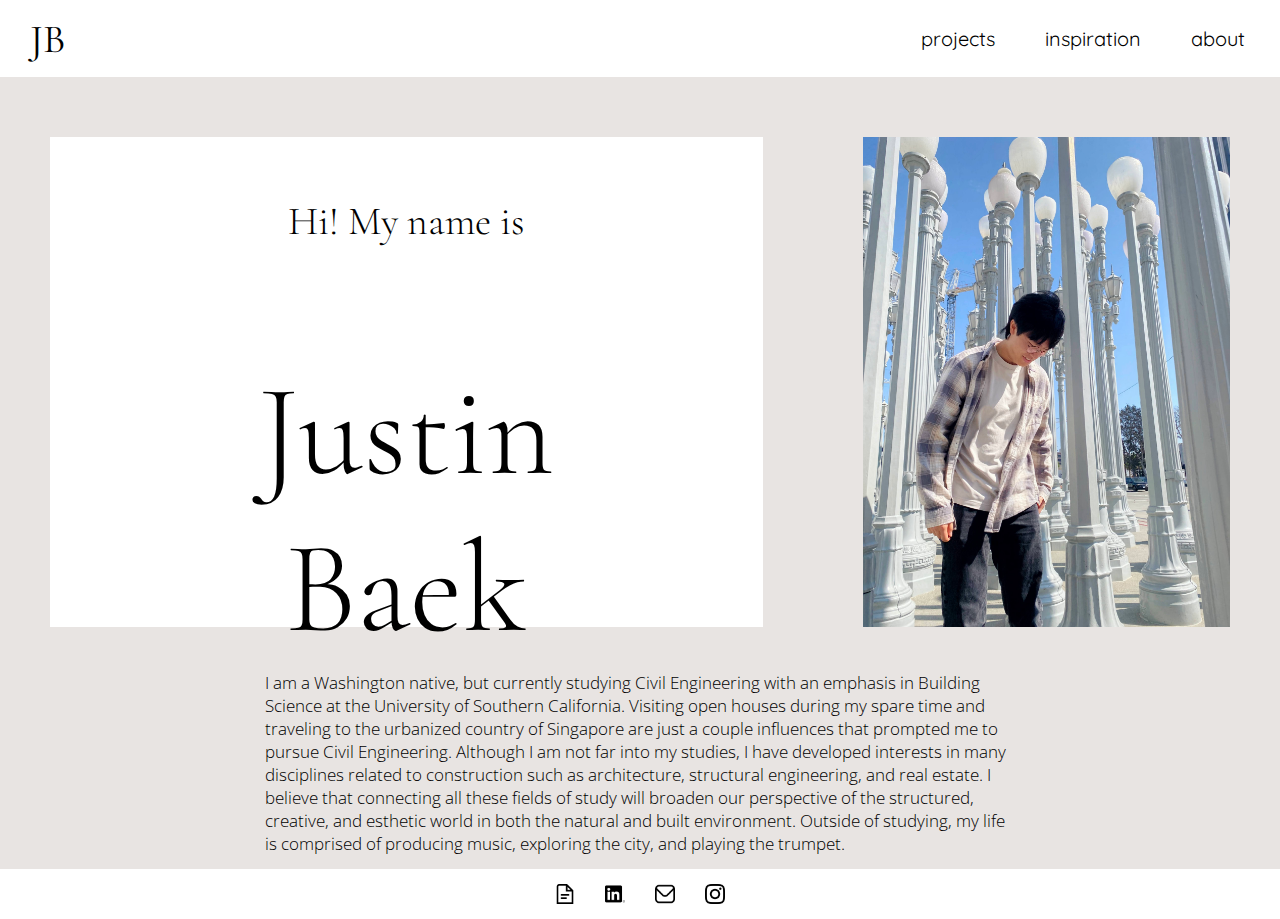
<file: about_page.html>
<!DOCTYPE html>
<html lang="en">
  <head>
  <meta charset="UTF-8">  
  <meta name="viewport" content="width=device-width, initial-scale=1.0">
  <link rel="stylesheet" href="portfolio_website-css.css">
  <link rel="preconnect" href="https://fonts.googleapis.com">
  <link rel="preconnect" href="https://fonts.gstatic.com" crossorigin>
  <link href="https://fonts.googleapis.com/css2?family=Cormorant+Garamond:wght@500&family=Open+Sans:wght@300&family=Quicksand:wght@300&display=swap" rel="stylesheet">
  <link rel="icon" type="image/x-icon" href="images/Website Logo.png">
  <title>About</title>
  </head>
  <body>
    <!-- Header -->
    <header>
      <div class="header_container">
        <div class="heading_container">
          <a href="index.html" class="heading">JB</a>
        </div>

        <nav class="nav">
          <ul class="nav_list">
            <li class="nav_item"><a href="projects.html" class='nav_link'>projects</a></li>
            <li class="nav_item"><a href="inspiration.html" class='nav_link'>inspiration</a></li>
            <li class="nav_item"><a href="about_page.html" class='nav_link'>about</a></li>
          </ul>
        </nav>
      </div>
    </header>

    <!-- About Page Content -->
    <div class="about_container">
      <div class="name_container">
        <h3 class="intro">Hi! My name is</h3>
        <h2 class="name">Justin Baek</h2>
      </div>

      <div class="about_photo">
        <img class="photo" src="images/justin_baek_photo.jpeg" alt="about_photo">
      </div>
    </div>

    <div class="about_text">
      <h2 class="about_body">
        I am a Washington native, but currently studying Civil Engineering with an
        emphasis in Building Science at the University of Southern California.
        Visiting open houses during my spare time and traveling to the urbanized
        country of Singapore are just a couple influences that prompted me to
        pursue Civil Engineering. Although I am not far into my studies, I
        have developed interests in many disciplines related to construction
        such as architecture, structural engineering, and real estate. I believe
        that connecting all these fields of study will broaden our perspective of
        the structured, creative, and esthetic world in both the natural and built
        environment. Outside of studying, my life is comprised of producing music,
        exploring the city, and playing the trumpet.
      </h2>
    </div>

    <div class="socials">
      <li class="nav_icon"><a href="https://docs.google.com/drawings/d/18UuavdvxJXrx0hgZqqCSkXNhCRCz0RpBdALu_yigWhM/edit?usp=sharing" target="_blank" class='nav_link'>
        <img class="icon" src="images/document.png" alt="resume"></a></li>
      <li class="nav_icon"><a href="https://www.linkedin.com/in/justin-baek-b40109203/" target="_blank" class='nav_link'>
        <img class="icon" src="images/linkedin.png" alt="linkedin"></a></li>
      <li class="nav_icon"><a href="mailto:jmbx512@gmail.com"  target="_blank"class='nav_link'>
        <img class="icon" src="images/envelope.png" alt="email"></a></li>
      <li class="nav_icon"><a href="https://www.instagram.com/justinbaekk/" target="_blank" class='nav_link'>
        <img class="icon" src="images/instagram.png" alt="instagram"></a></li>
    </div>
  </body>
</html>
</file>
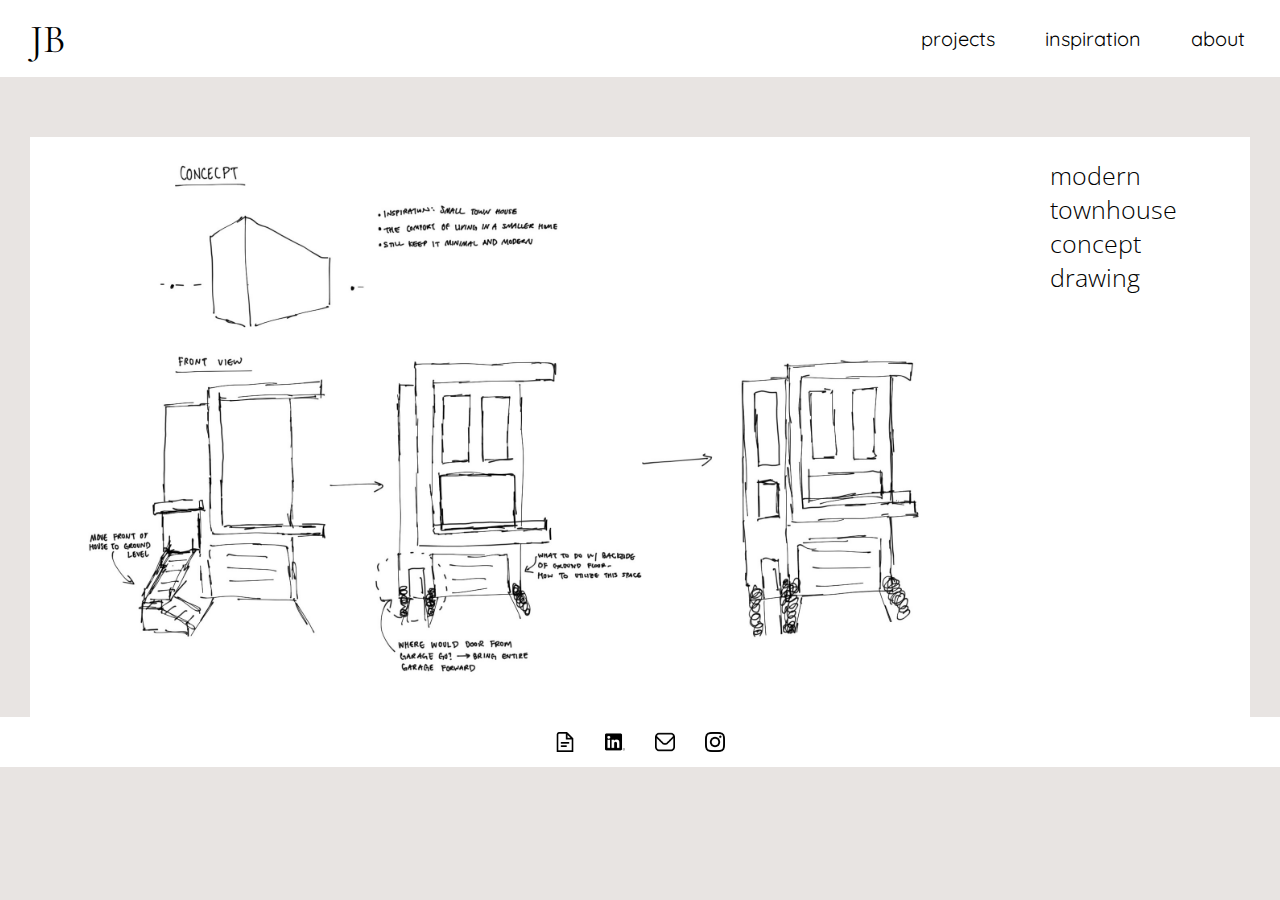
<file: concepts.html>
<!DOCTYPE html>
<html lang="en">
  <head>
  <meta charset="UTF-8">
  <meta name="viewport" content="width=device-width, initial-scale=1.0">
  <link rel="stylesheet" href="portfolio_website-css.css">
  <link rel="preconnect" href="https://fonts.googleapis.com">
  <link rel="preconnect" href="https://fonts.gstatic.com" crossorigin>
  <link href="https://fonts.googleapis.com/css2?family=Cormorant+Garamond:wght@500&family=Open+Sans:wght@300&family=Quicksand:wght@300&display=swap" rel="stylesheet">
  <link rel="icon" type="image/x-icon" href="images/Website Logo.png">
  <title>Concepts | Justin Baek Portfolio</title>
  </head>
  <body>
    <!-- Header -->
    <header>
      <div class="header_container">
        <div class="heading_container">
          <a href="index.html" class="heading">JB</a>
        </div>

      <div class="nav_container">
        <nav class="nav">
          <ul class="nav_list">
            <li class="nav_item"><a href="projects.html" class='nav_link'>projects</a></li>
            <li class="nav_item"><a href="inspiration.html" class='nav_link'>inspiration</a></li>
            <li class="nav_item"><a href="about_page.html" class='nav_link'>about</a></li>
          </ul>
        </nav>
      </div>
      </div>
    </header>

    <div class="concepts_container">
      <img class="modern_townhouse_photo" src="images/modern_townhouse.jpg" alt="modern_townhouse">
    <div class="concepts_heading_container">
      <h2 class="concepts_heading">modern townhouse concept drawing</h2>
    </div>
    </div>

    <div class="socials">
      <li class="nav_icon"><a href="https://docs.google.com/drawings/d/18UuavdvxJXrx0hgZqqCSkXNhCRCz0RpBdALu_yigWhM/edit?usp=sharing" target="_blank" class='nav_link'>
        <img class="icon" src="images/document.png" alt="resume"></a></li>
      <li class="nav_icon"><a href="https://www.linkedin.com/in/justin-baek-b40109203/" target="_blank" class='nav_link'>
        <img class="icon" src="images/linkedin.png" alt="linkedin"></a></li>
      <li class="nav_icon"><a href="mailto:jmbx512@gmail.com"  target="_blank"class='nav_link'>
        <img class="icon" src="images/envelope.png" alt="email"></a></li>
      <li class="nav_icon"><a href="https://www.instagram.com/justinbaekk/" target="_blank" class='nav_link'>
        <img class="icon" src="images/instagram.png" alt="instagram"></a></li>
    </div>
  </body>
  </html>
</file>
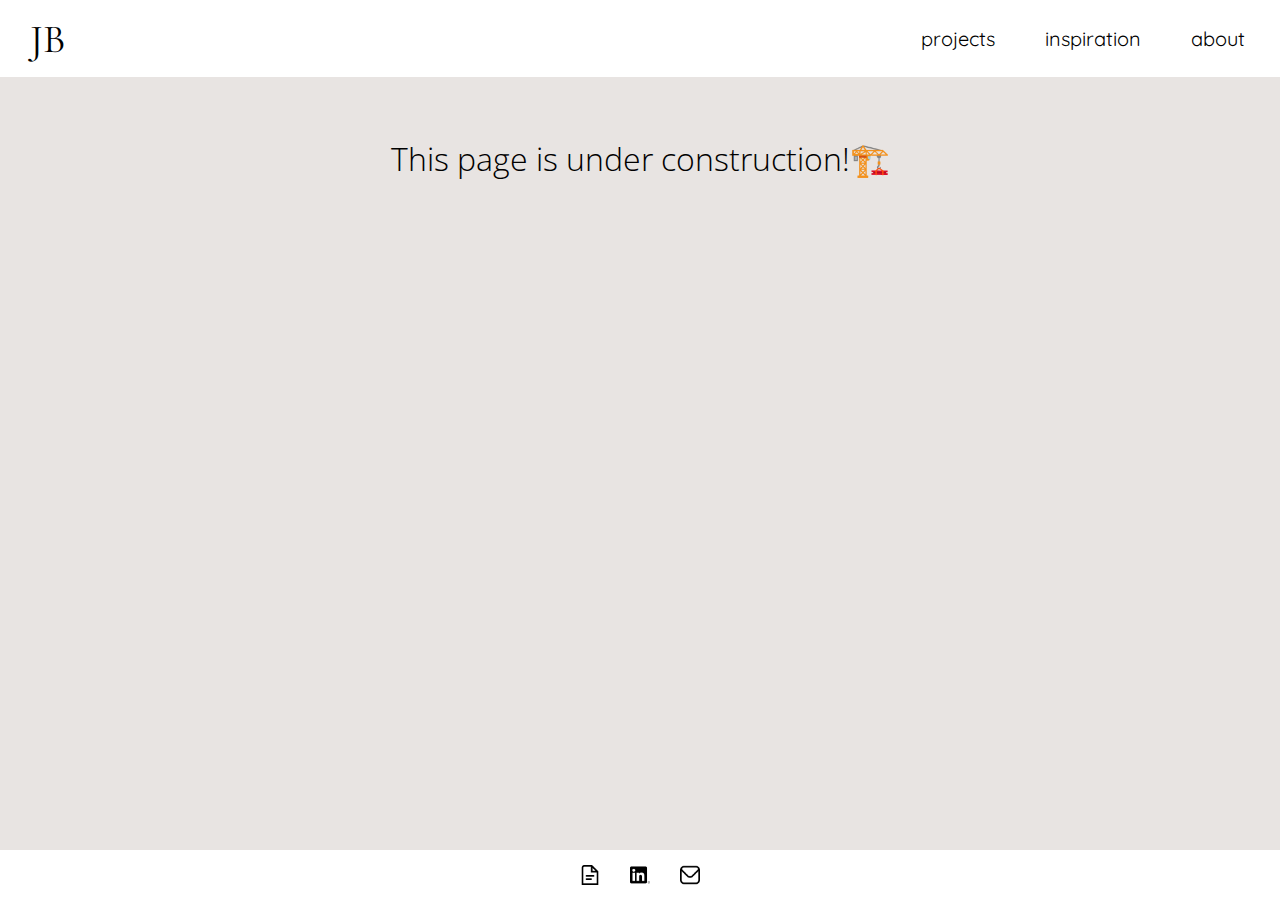
<file: construction.html>
<!DOCTYPE html>
<html lang="en">
  <head>
    <meta charset="UTF-8">
    <meta name="viewport" content="width=device-width, initial-scale=1.0">
    <link rel="stylesheet" href="portfolio_website-css.css">
    <link rel="preconnect" href="https://fonts.googleapis.com">
    <link rel="preconnect" href="https://fonts.gstatic.com" crossorigin>
    <link href="https://fonts.googleapis.com/css2?family=Cormorant+Garamond:wght@500&family=Open+Sans:wght@300&family=Quicksand:wght@300&display=swap" rel="stylesheet">
    <link rel="icon" type="image/x-icon" href="images/Website Logo.png">
    <title>🏗️ | Justin Baek Portfolio</title>
  </head>
  <body>
    <!-- Header -->
    <header>
      <div class="header_container">
        <div class="heading_container">
          <a href="index.html" class="heading">JB</a>
        </div>

      <div class="nav_container">
        <nav class="nav">
          <ul class="nav_list">
            <li class="nav_item"><a href="projects.html" class='nav_link'>projects</a></li>
            <li class="nav_item"><a href="inspiration.html" class='nav_link'>inspiration</a></li>
            <li class="nav_item"><a href="about_page.html" class='nav_link'>about</a></li>
          </ul>
        </nav>
      </div>
      </div>
    </header>

    <h1 class="construction">This page is under construction!🏗️</h1>

    <div class="socials_construction">
      <li class="nav_icon"><a href="https://docs.google.com/drawings/d/18UuavdvxJXrx0hgZqqCSkXNhCRCz0RpBdALu_yigWhM/edit?usp=sharing" target="_blank" class='nav_link'>
        <img class="icon" src="images/document.png" alt="resume"></a></li>
      <li class="nav_icon"><a href="https://www.linkedin.com/in/justin-baek-b40109203/" target="_blank" class='nav_link'>
        <img class="icon" src="images/linkedin.png" alt="linkedin"></a></li>
      <li class="nav_icon"><a href="mailto:jmbx512@gmail.com"  target="_blank"class='nav_link'>
        <img class="icon" src="images/envelope.png" alt="email"></a></li>
    </div>
  </body>
  </html>
</file>
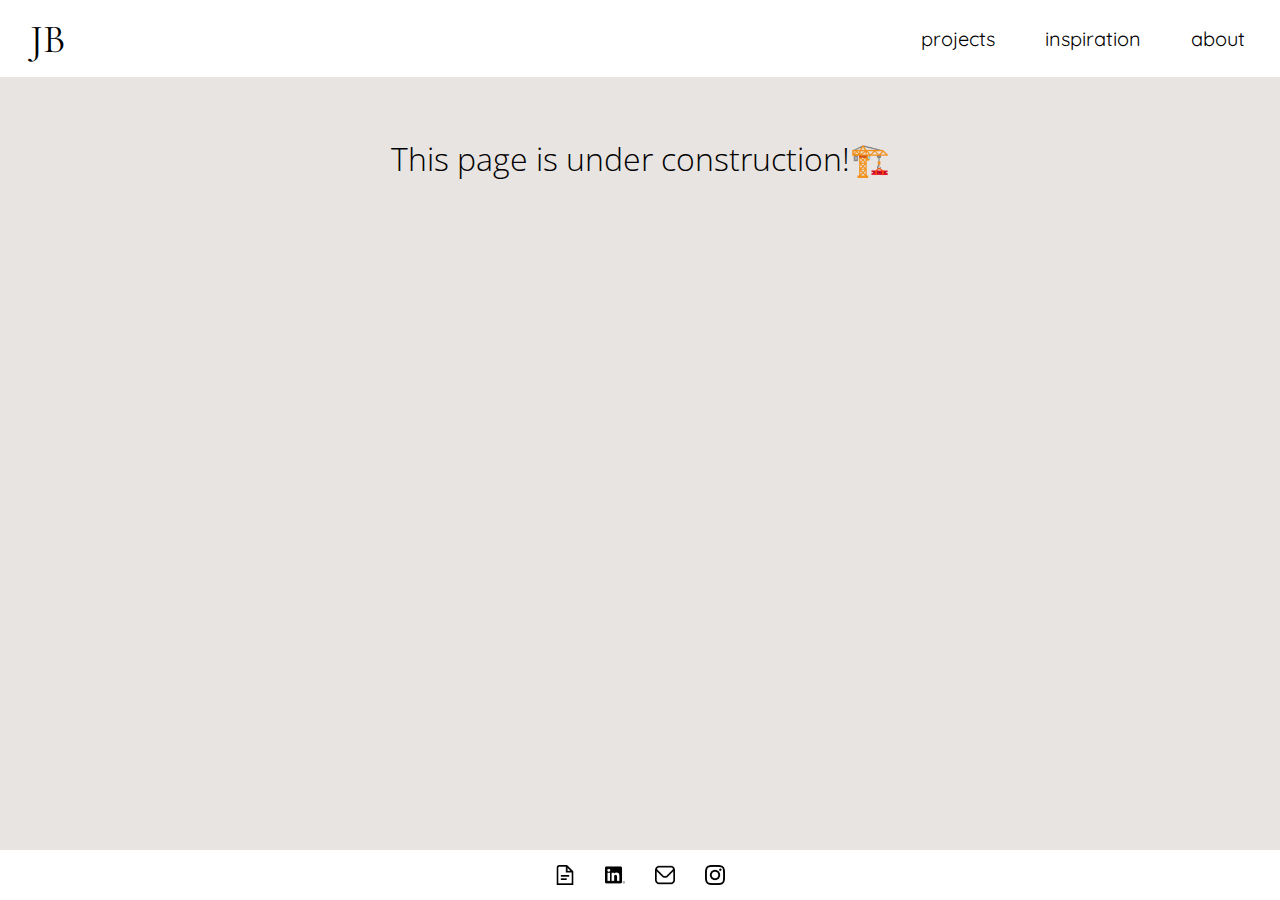
<file: modern_house.html>
<!DOCTYPE html>
<html lang="en">
  <head>
    <meta charset="UTF-8">
    <meta name="viewport" content="width=device-width, initial-scale=1.0">
    <link rel="stylesheet" href="portfolio_website-css.css">
    <link rel="preconnect" href="https://fonts.googleapis.com">
    <link rel="preconnect" href="https://fonts.gstatic.com" crossorigin>
    <link href="https://fonts.googleapis.com/css2?family=Cormorant+Garamond:wght@500&family=Open+Sans:wght@300&family=Quicksand:wght@300&display=swap" rel="stylesheet">
    <title>Modern House</title>
  </head>
  <body>
    <!-- Header -->
    <header>
      <div class="header_container">
        <div class="heading_container">
          <a href="index.html" class="heading">JB</a>
        </div>

      <div class="nav_container">
        <nav class="nav">
          <ul class="nav_list">
            <li class="nav_item"><a href="projects.html" class='nav_link'>projects</a></li>
            <li class="nav_item"><a href="inspiration.html" class='nav_link'>inspiration</a></li>
            <li class="nav_item"><a href="about_page.html" class='nav_link'>about</a></li>
          </ul>
        </nav>
      </div>
      </div>
    </header>

    <h1 class="construction">This page is under construction!🏗️</h1>

    <div class="socials_construction">
      <li class="nav_icon"><a href="https://docs.google.com/drawings/d/18UuavdvxJXrx0hgZqqCSkXNhCRCz0RpBdALu_yigWhM/edit?usp=sharing" target="_blank" class='nav_link'>
        <img class="icon" src="images/document.png" alt="resume"></a></li>
      <li class="nav_icon"><a href="https://www.linkedin.com/in/justin-baek-b40109203/" target="_blank" class='nav_link'>
        <img class="icon" src="images/linkedin.png" alt="linkedin"></a></li>
      <li class="nav_icon"><a href="mailto:jmbx512@gmail.com"  target="_blank"class='nav_link'>
        <img class="icon" src="images/envelope.png" alt="email"></a></li>
      <li class="nav_icon"><a href="https://www.instagram.com/justinbaekk/" target="_blank" class='nav_link'>
        <img class="icon" src="images/instagram.png" alt="instagram"></a></li>
    </div>
  </body>
  </html>
</file>
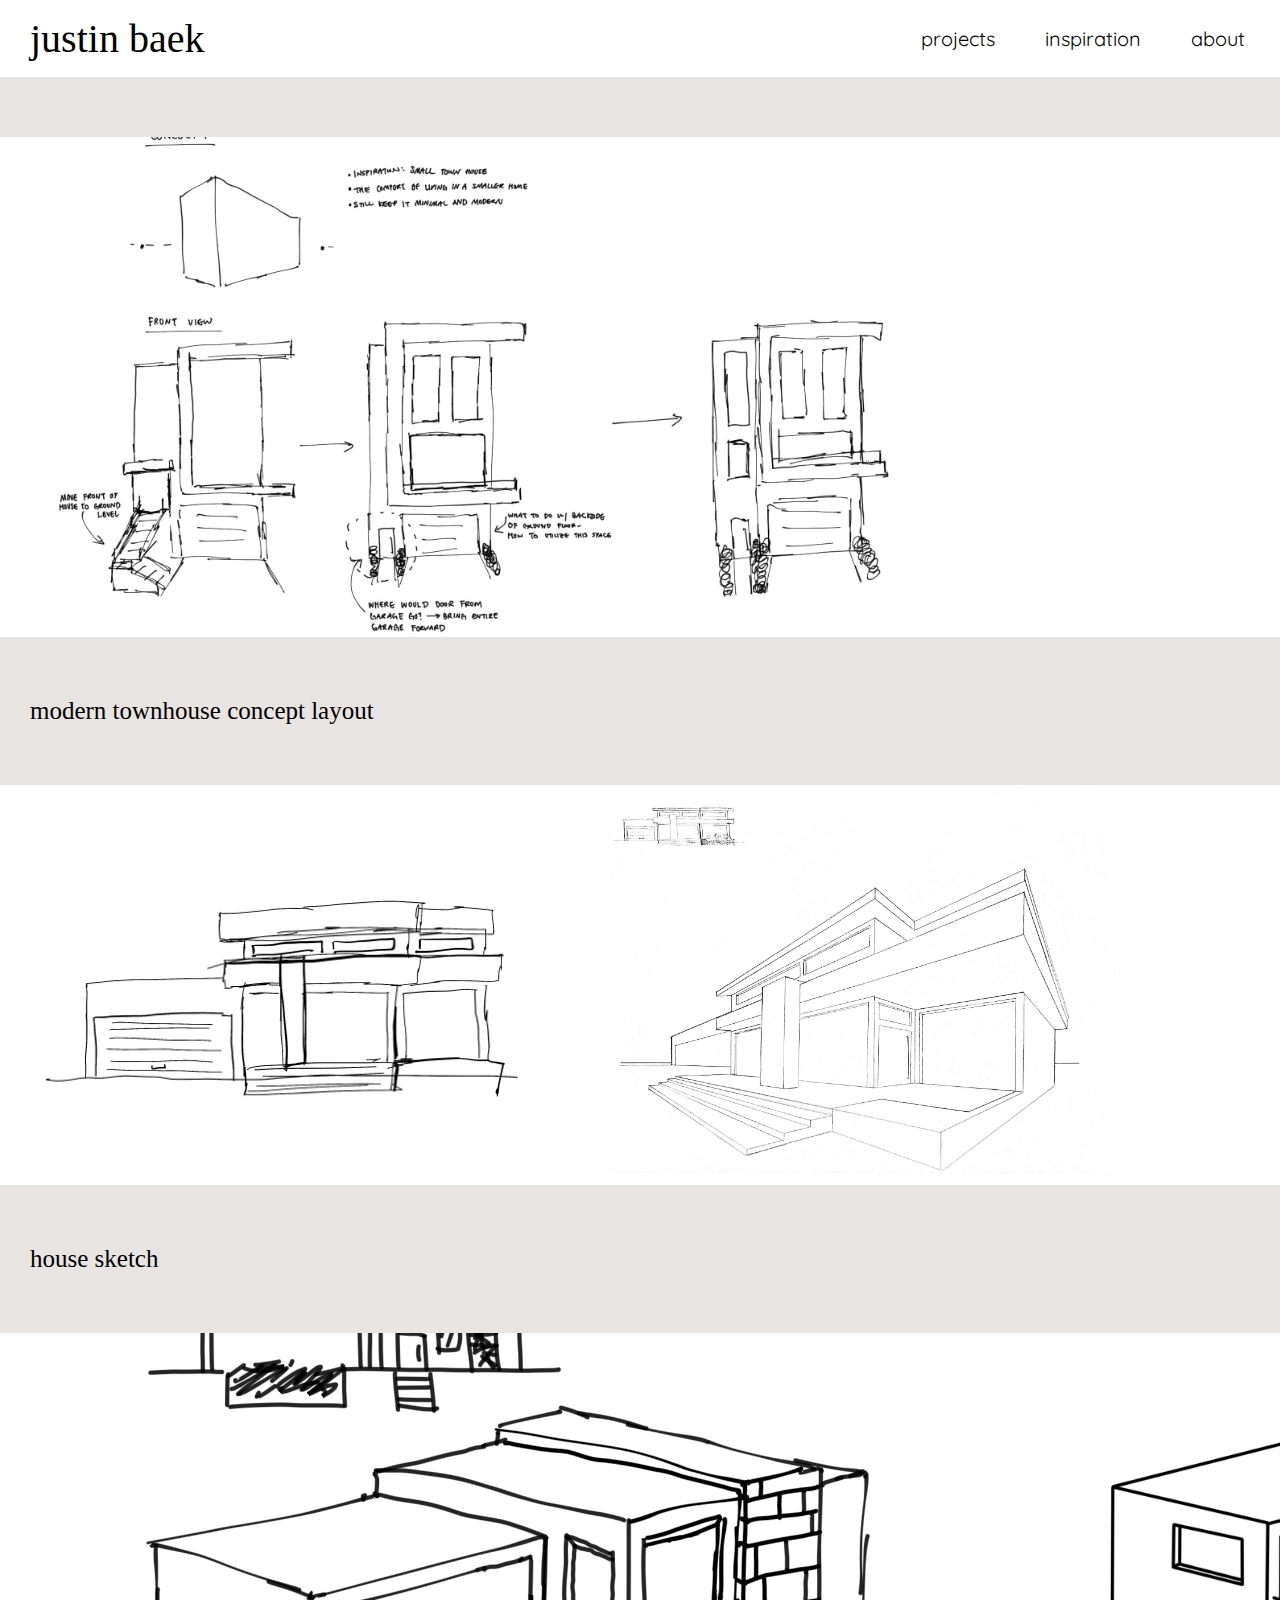
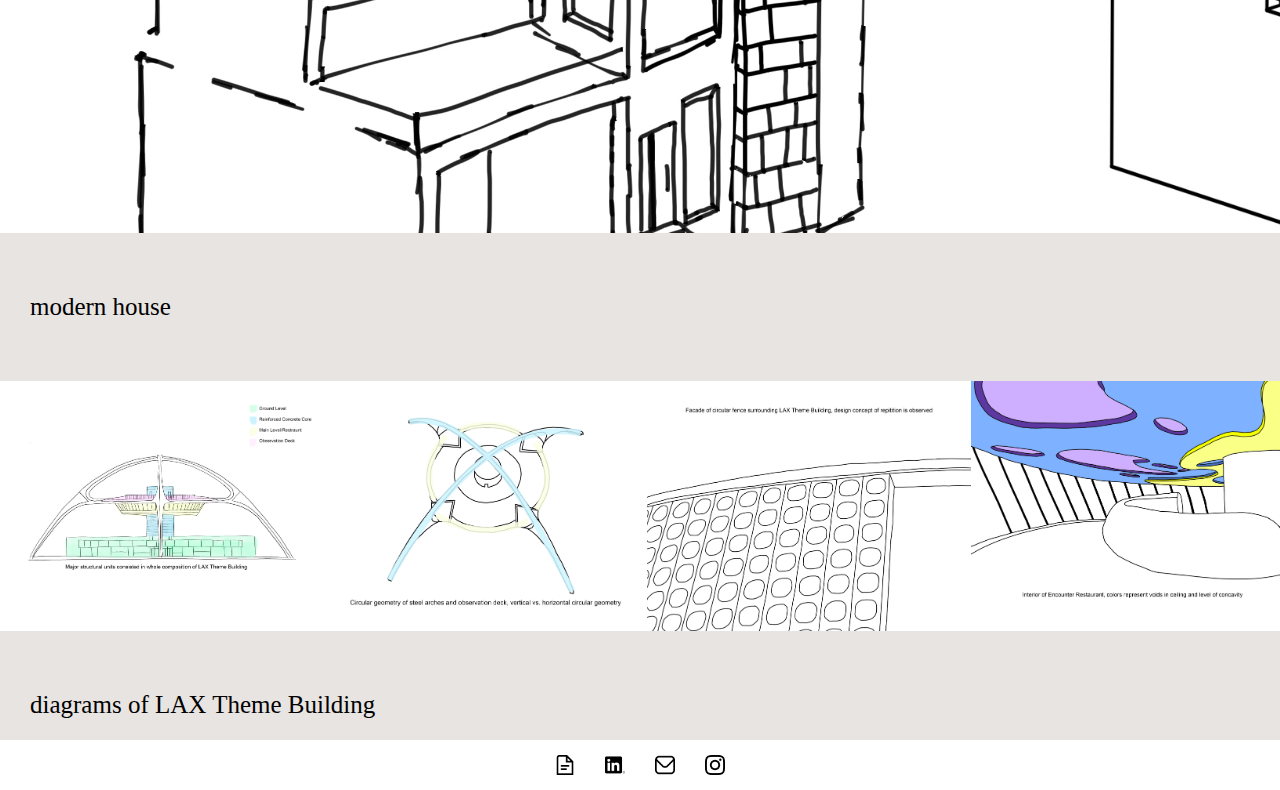
<file: projects.html>
<!DOCTYPE html>
<html lang="en">
<head>
  <meta charset="UTF-8">
  <meta name="viewport" content="width=device-width, initial-scale=1.0">
  <link rel="stylesheet" href="portfolio_website-css.css">
  <link rel="preconnect" href="https://fonts.googleapis.com">
  <link rel="preconnect" href="https://fonts.gstatic.com" crossorigin>
  <link href="https://fonts.googleapis.com/css2?family=Open+Sans:wght@300&family=Quicksand:wght@300&display=swap" rel="stylesheet">
    <title>Projects - Justin Baek Portfolio Website</title>
  </head>
  <body>
    <!-- Header -->
    <header>
      <div class="header_container">
        <div class="heading_container">
          <a href="index.html" class="heading">justin baek</a>
        </div>

      <div class="nav_container">
        <nav class="nav">
          <ul class="nav_list">
            <li class="nav_item"><a href="projects.html" class='nav_link'>projects</a></li>
            <li class="nav_item"><a href="inspiration.html" class='nav_link'>inspiration</a></li>
            <li class="nav_item"><a href="about_page.html" class='nav_link'>about</a></li>
          </ul>
        </nav>
      </div>
      </div>
    </header>

    <div class="projects_container">
      <img class="modern_townhouse_photo" src="images/modern_townhouse.jpg" alt="modern_townhouse">
    </div>
    <div class="projects_heading_container">
      <h2 class="projects_heading">
        modern townhouse concept layout
      </h2>
    </div>

    <div class="projects_container">
      <img class="house_sketch_photos" src="images/house2.jpg" alt="house_draft">
      <img class="house_sketch_photos" src="images/house2_drawing.jpg" alt="house_drawing">
    </div>
    <div class="projects_heading_container">
      <h2 class="projects_heading">
        house sketch
      </h2>
    </div>

    <div class="projects_container">
      <img class="modern_house_photos" src="images/modern_house_sketch.jpg" alt="modern_house_sketch">
      <img class="modern_house_photos" src="images/modern_house_drawing.jpg" alt="modern_house_drawing">
      <img class="modern_house_photos" src="images/modern_house_floorplan.jpg" alt="modern_house_floorplan">
    </div>
    <div class="projects_heading_container">
      <h2 class="projects_heading">
        modern house
      </h2>
    </div>

    <div class="projects_container">
      <img class="diagram_photos" src="images/diagram_1.jpg" alt="diagram_1">
      <img class="diagram_photos" src="images/diagram_2.jpg" alt="diagram_2">
      <img class="diagram_photos" src="images/diagram_3.jpg" alt="diagram_3">
      <img class="diagram_photos" src="images/diagram_4.jpg" alt="diagram_4">
      <img class="diagram_photos" src="images/diagram_5.jpg" alt="diagram_5">
      <img class="diagram_photos" src="images/diagram_6.jpg" alt="diagram_6">
    </div>
    <div class="projects_heading_container">
      <h2 class="projects_heading">
        diagrams of LAX Theme Building
      </h2>
    </div>

    <div class="socials">
      <li class="nav_icon"><a href="https://docs.google.com/drawings/d/18UuavdvxJXrx0hgZqqCSkXNhCRCz0RpBdALu_yigWhM/edit?usp=sharing" target="_blank" class='nav_link'>
        <img class="icon" src="images/document.png" alt="resume"></a></li>
      <li class="nav_icon"><a href="https://www.linkedin.com/in/justin-baek-b40109203/" target="_blank" class='nav_link'>
        <img class="icon" src="images/linkedin.png" alt="linkedin"></a></li>
      <li class="nav_icon"><a href="mailto:jmbx512@gmail.com"  target="_blank"class='nav_link'>
        <img class="icon" src="images/envelope.png" alt="email"></a></li>
      <li class="nav_icon"><a href="https://www.instagram.com/justinbaekk/" target="_blank" class='nav_link'>
        <img class="icon" src="images/instagram.png" alt="instagram"></a></li>
    </div>
  </body>
</html>
</file>
<file: portfolio_website-css.css>
body {
  background-color: #E8E4E2;
  margin: 0;
}

a {
  color: black;
  text-decoration: none;
}

a:visited {
  color: black;
}

.home_body {
  text-align: center;
  padding-top: 200px;
  display: flex;
  justify-content: center;
}

.logo_container {
  float: left;
  max-height: 200px;
  line-height: 240px;
  padding: 20px 0;
  justify-content: center;
}

.right_content {
  float: left;
  max-height: 200px;
  padding: 20px 20px;
}

.socials_home {
  clear: left;
  display: flex;
  justify-content: center;
  padding: 20px 0;
}

.home_heading {
  font-family: 'Cormorant Garamond', serif;
  color: black;
  text-decoration: none;
  font-size: 160px;
}

.home_nav {
  text-align: center;
  font-family: 'Quicksand', sans-serif;
  color: black;
}

.home_nav_list {
  display: inline-block;
  list-style: none;
}

.home_nav_item {
  display: flex;
  font-size: 30px;
  margin-top: 25px;
}

/* Header */
.header_container {
  display: flex;
  align-items: center;
  justify-content: space-between;
  background-color: white;
}

.heading_container {
  float: left;
}

.heading {
  font-family: 'Cormorant Garamond', serif;
  color: black;
  text-decoration: none;
  font-size: 40px;
  padding: 30px;
}

.nav {
  display: flex;
  font-family: 'Quicksand', sans-serif;
  color: black;
}

.nav_list {
  list-style: none;
  display: flex;
  float: right;
  padding: 10px;
}

.nav_item {
  font-size: 20px;
  width: auto;
  margin: 0 25px;
}

.socials {
  display: flex;
  justify-content: center;
  background-color: white;
}

.socials_construction {
  display: flex;
  justify-content: center;
  position: absolute;
  bottom: 0;
  width: 100%;
  background-color: white;
}

.nav_icon {
  list-style: none;
}

.icon {
  width: 20px;
  height: 20px;
  padding: 15px;
}

.nav_link {
  display: flex;
}

.nav_link:hover {
  color: #745B53;
}

.nav_icon_container {
  display: flex;
  justify-content: center;
  margin-top: 20px;
}

.projects_container {
  display: flex;
  max-width: 1300px;
  max-height: 500px;
  justify-content: flex-start;
  overflow: hidden;
  margin: 60px auto;
  background-color: white;
}

.projects_heading {
  font-family: 'Cormorant Garamond', serif;
  color: black;
  font-weight: 100;
  font-size: 25px;
  margin-left: 30px;
}

.projects_description {
  font-family: 'Open Sans', sans-serif;
  color: black;
  font-weight: 100;
  font-size: 15px;
  margin-left: 30px;
}

.modern_townhouse_photo {
  max-width: 950px;
  object-fit: cover;
}

.house_sketch_photos {
  max-height: 400px;
}

.modern_house_photos {
  max-width: 950px;
  object-fit: cover;
}

.paper_tower_photos {
  max-width: 950px;
  object-position: 0 -350px;
  object-fit: contain;
}

.diagram_photos {
  max-height: 250px;
}

.concepts_container {
  display: flex;
  max-width: 100%;
  justify-content: flex-start;
  margin-top: 60px;
  margin-right: 30px;
  margin-left: 30px;
  background-color: white;
}

.concepts_heading_container {
  margin-right: 30px;
  margin-left: 30px;
  background-color: white;
}

.concepts_heading {
  font-family: 'Open Sans', sans-serif;
  color: black;
  font-weight: 100;
  font-size: 25px;
  margin-left: 40px;
}

.construction {
  font-family: 'Open Sans', sans-serif;
  text-align: center;
  position: relative;
  font-weight: 100;
  margin-top: 60px;
  margin-bottom: 100px;
}

/* Inspiration Caption */
.inspiration_container {
  display: flex;
  max-width: 100%;
  margin-top: 50px;
  justify-content: center;
}

.inspiration_caption {
  font-family: 'Open Sans', sans-serif;
  color: black;
  font-weight: 100;
  font-size: 20px;
  text-align: center;
}

.inspiration_heading {
  font-family: 'Open Sans', sans-serif;
  color: black;
  font-weight: 100;
  font-size: 30px;
  margin-left: 60px;
}

.inspiration_description {
  font-family: 'Open Sans', sans-serif;
  color: black;
  font-weight: 100;
  font-size: 16px;
  margin-left: 60px;
}

/* Structural Complexity */
.structural_complexity_photos {
  max-height: 300px;
  margin: 0 2px;
}

/* Residential */
.residential_photos {
  max-height: 300px;
  margin: 0 2px;
}

/* Design Choice */
.design_choice_photos {
  width: 275px;
  margin: 0 2px;
}

/* Singapore */
.singapore_photos {
  max-height: 280px;
  margin: 0 2px;
}

/* New York */
.new_york_photos {
  width: 275px;
  margin: 0 2px;
}

/* About Page CSS */
.about_container {
  display: flex;
  justify-content: center;
}

.name_container {
  float: left;
  background-color: white;
  height: 450px;
  margin: 60px 50px;
  padding: 20px 90px;
}

.intro {
  font-family: 'Cormorant Garamond', serif;
  color: black;
  font-size: 40px;
  font-weight: 100;
  text-align: center;
}

.name {
  font-family: 'Cormorant Garamond', serif;
  color: black;
  font-size: 130px;
  font-weight: 100;
  text-align: center;
}

.about_photo {
  float: left;
  margin: 60px 50px;
}

.photo {
  max-width: 450px;
  height: 490px;
  object-fit: cover;
}

.about_text {
  width: 750px;
  margin: auto;
}

.about_body {
  font-family: 'Open Sans', sans-serif;
  color: black;
  font-weight: 100;
  font-size: 17px;
  margin-top: -20px;
}

@media(max-width: 768px) {
  .logo_container {
    flex-direction: column;
  }
  .right_content {
    flex-direction: column;
  }

  .header_container {
    flex-direction: column;
    justify-content: center;
  }

  .heading {
    text-align: center;
    font-size: 50px;
  }

  .nav {
    justify-content: center;
  }

  .nav_item {
    font-size: 23px;
  }

  .projects_container {
    display: flex;
    justify-content: center;
    flex-direction: column;
  }

  .modern_townhouse_photo {
    max-width: 100%;
    height: auto;
    object-fit: contain;
    margin: 2px 2px;
  }

  .house_sketch_photos {
    max-width: 100%;
    height: auto;
    object-fit: contain;
    margin: 2px 2px;
  }

  .modern_house_photos {
    max-width: 100%;
    height: auto;
    object-fit: contain;
    margin: 2px 2px;
  }

  .paper_tower_photos {
    width: auto;
    object-fit: contain;
    margin: 2px 2px;
  }

  .diagram_photos {
    max-width: 100%;
    height: auto;
    object-fit: contain;
    margin: 2px 2px;
  }

  .projects_heading_container {
    justify-content: center;
  }

  .projects_heading {
    text-align: left;
    margin: 10px 0;
    margin-left: 10px;
  }

  .projects_description {
    margin-left: 10px;
  }

  .inspiration_container {
    display: flex;
    justify-content: center;
    flex-direction: column;
  }

  .inspiration_heading {
    text-align: left;
    margin: 10px 0;
    margin-left: 10px;
  }

  .inspiration_description {
    margin-left: 10px;
  }

  /* Structural Complexity */
  .structural_complexity_photos {
    max-width: 100%;
    height: auto;
    object-fit: contain;
    margin: 2px 10px;
  }

  /* Residential */
  .residential_photos {
    max-width: 100%;
    height: auto;
    object-fit: contain;
    margin: 2px 10px;
  }

  /* Design Choice */
  .design_choice_photos {
    max-width: 100%;
    height: auto;
    object-fit: contain;
    margin: 2px 10px;
  }

  /* Singapore */
  .singapore_photos {
    max-width: 100%;
    height: auto;
    object-fit: contain;
    margin: 2px 10px;
  }

  /* New York */
  .new_york_photos {
    max-width: 100%;
    height: auto;
    object-fit: contain;
    margin: 2px 10px;
  }

  .photo {
    max-width: 100%;
    height: auto;
    margin: 0 10px;
  }

  .about_text {
    max-width: 100%;
    margin: 0 10px;
  }

  .about_heading {
    font-size: 40px;
  }
}
</file>
